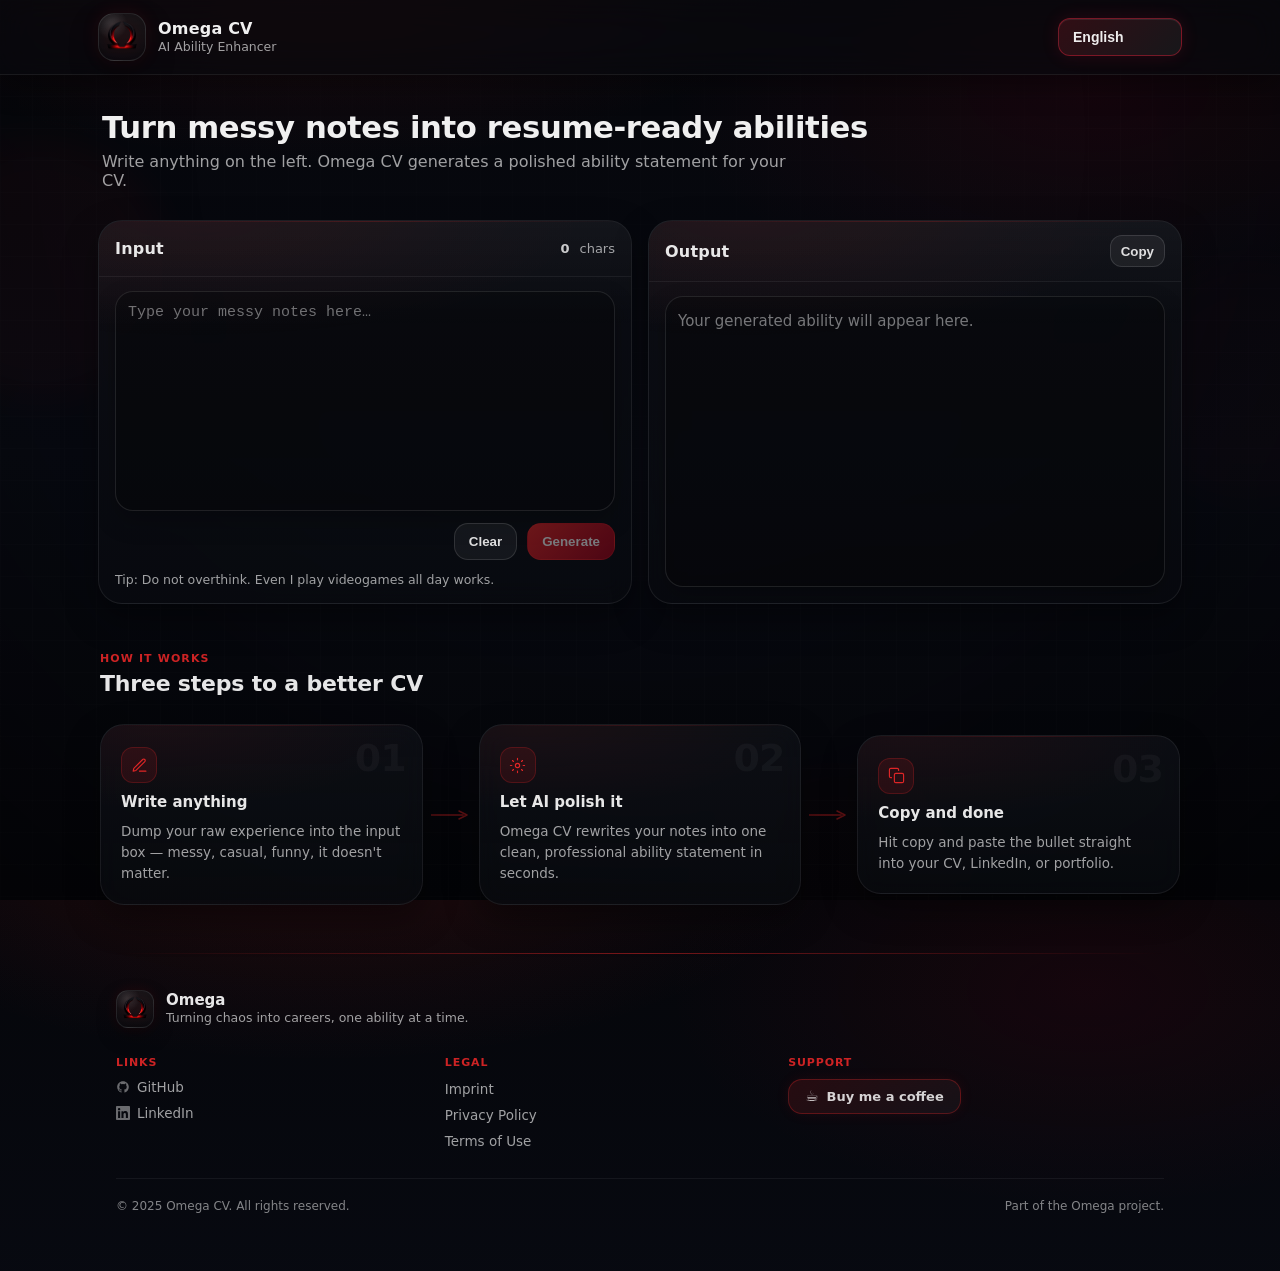
<file: index.html>
<!doctype html>
<html lang="en">
<head>
  <meta charset="UTF-8">
  <meta name="viewport" content="width=device-width, initial-scale=1">
  <meta name="theme-color" content="#07080c">
  <title>Omega CV</title>
  <link rel="icon" href="/images/favicon.ico" sizes="any">
  <link rel="icon" type="image/png" sizes="64x64" href="/images/favicon-64.png">
  <link rel="icon" type="image/png" sizes="48x48" href="/images/favicon-48.png">
  <link rel="icon" type="image/png" sizes="32x32" href="/images/favicon-32.png">
  <link rel="icon" type="image/png" sizes="16x16" href="/images/favicon-16.png">

  <link rel="stylesheet" href="styles.css">
</head>

<body>

  <div class="bg" aria-hidden="true">
    <div class="bg-grid"></div>
    <div class="bg-orbs">
      <span class="orb o1"></span>
      <span class="orb o2"></span>
      <span class="orb o3"></span>
    </div>
    <div class="bg-vignette"></div>
  </div>

  <header class="topbar-wrap">
    <div class="topbar">

      <div class="brand">
        <div class="logo-wrap">
          <img
            src="images/Omega_logo.png"
            alt="Omega CV Logo"
            class="logo-img"
          >
        </div>

        <div class="brand-text">
          <div class="brand-name" data-i18n="brandName">Omega CV</div>
          <div class="brand-sub" data-i18n="brandSub">AI Ability Enhancer</div>
        </div>
      </div>

      <div class="top-actions">
        <label class="sr-only" for="langSelect" data-i18n="languageLabel">Language</label>
        <select id="langSelect" class="select">
          <option value="en">English</option>
          <option value="de">Deutsch</option>
          <option value="fr">Français</option>
          <option value="es">Español</option>
          <option value="pt">Português</option>
          <option value="ru">Русский</option>
          <option value="zh">中文</option>
          <option value="ar">العربية</option>
          <option value="hi">हिन्दी</option>
          <option value="bn">বাংলা</option>
        </select>
      </div>

    </div>
  </header>

  <main class="container">

    <section class="hero">
      <h1 class="headline" data-i18n="headline">
        Turn messy notes into resume-ready abilities
      </h1>
      <p class="subhead" data-i18n="subhead">
        Write anything on the left. Omega CV generates a polished ability statement for your CV.
      </p>
    </section>

    <div class="panel-wrap">

      <section class="panel-grid">

        <article class="card">
          <div class="card-head">
            <div class="card-title" data-i18n="inputTitle">Input</div>
            <div class="meta">
              <span id="inputCounter" class="counter">0</span>
              <span class="counter-label" data-i18n="chars">chars</span>
            </div>
          </div>

          <div class="card-body">
            <textarea
              id="inputText"
              class="textarea"
              rows="10"
              data-i18n-placeholder="inputPlaceholder"
              placeholder="Type your messy notes here…"
            ></textarea>

            <div class="btn-row">
              <button id="clearBtn" class="btn secondary" type="button" data-i18n="clear">Clear</button>
              <button id="generateBtn" class="btn primary" type="button" data-i18n="generate">Generate</button>
            </div>

            <div class="hint" data-i18n="hint">
              Tip: Do not overthink. Even I play videogames all day works.
            </div>
          </div>
        </article>

        <article class="card">
          <div class="card-head">
            <div class="card-title" data-i18n="outputTitle">Output</div>
            <div class="meta">
              <button id="copyBtn" class="btn tiny" type="button" data-i18n="copy">Copy</button>
            </div>
          </div>

          <div class="card-body">
            <div id="outputBox" class="output">
              <div class="output-placeholder" data-i18n="outputPlaceholder">
                Your generated ability will appear here.
              </div>
            </div>
          </div>
        </article>

      </section>
    </div>

    <section class="how-section">

      <div class="how-header">
        <div class="how-eyebrow" data-i18n="howEyebrow">How it works</div>
        <h2 class="how-title" data-i18n="howTitle">Three steps to a better CV</h2>
      </div>

      <div class="how-grid">

        <div class="how-card">
          <div class="how-number" aria-hidden="true">01</div>
          <div class="how-icon" aria-hidden="true">
            <svg viewBox="0 0 24 24" fill="none" stroke="currentColor" stroke-width="1.6" stroke-linecap="round" stroke-linejoin="round">
              <path d="M12 20h9"/><path d="M16.5 3.5a2.121 2.121 0 0 1 3 3L7 19l-4 1 1-4Z"/>
            </svg>
          </div>
          <div class="how-card-title" data-i18n="howStep1Title">Write anything</div>
          <p class="how-card-text" data-i18n="howStep1Text">
            Dump your raw experience into the input box. Messy, casual, funny, it doesn't matter.
          </p>
        </div>

        <div class="how-connector" aria-hidden="true">
          <svg viewBox="0 0 40 12" fill="none">
            <path d="M0 6 H32 M28 2 L36 6 L28 10" stroke="rgba(255,42,42,0.35)" stroke-width="1.5" stroke-linecap="round" stroke-linejoin="round"/>
          </svg>
        </div>

        <div class="how-card">
          <div class="how-number" aria-hidden="true">02</div>
          <div class="how-icon" aria-hidden="true">
            <svg viewBox="0 0 24 24" fill="none" stroke="currentColor" stroke-width="1.6" stroke-linecap="round" stroke-linejoin="round">
              <circle cx="12" cy="12" r="3"/><path d="M12 2v2m0 16v2M4.93 4.93l1.41 1.41m11.32 11.32 1.41 1.41M2 12h2m16 0h2M4.93 19.07l1.41-1.41m11.32-11.32 1.41-1.41"/>
            </svg>
          </div>
          <div class="how-card-title" data-i18n="howStep2Title">Let AI polish it</div>
          <p class="how-card-text" data-i18n="howStep2Text">
            Omega CV rewrites your notes into one clean, professional ability statement in seconds.
          </p>
        </div>

        <div class="how-connector" aria-hidden="true">
          <svg viewBox="0 0 40 12" fill="none">
            <path d="M0 6 H32 M28 2 L36 6 L28 10" stroke="rgba(255,42,42,0.35)" stroke-width="1.5" stroke-linecap="round" stroke-linejoin="round"/>
          </svg>
        </div>

        <div class="how-card">
          <div class="how-number" aria-hidden="true">03</div>
          <div class="how-icon" aria-hidden="true">
            <svg viewBox="0 0 24 24" fill="none" stroke="currentColor" stroke-width="1.6" stroke-linecap="round" stroke-linejoin="round">
              <rect x="9" y="9" width="13" height="13" rx="2"/><path d="M5 15H4a2 2 0 0 1-2-2V4a2 2 0 0 1 2-2h9a2 2 0 0 1 2 2v1"/>
            </svg>
          </div>
          <div class="how-card-title" data-i18n="howStep3Title">Copy and done</div>
          <p class="how-card-text" data-i18n="howStep3Text">
            Hit copy and paste the bullet straight into your CV, LinkedIn, or portfolio.
          </p>
        </div>

      </div>

    </section>

    <footer class="site-footer" role="contentinfo">

      <div class="footer-brand">
        <div class="footer-logo-wrap" aria-hidden="true">
          <img
            src="images/Omega_logo.png"
            alt=""
            class="footer-logo-img"
          >
        </div>
        <div class="footer-brand-text">
          <div class="footer-brand-name">Omega</div>
          <div class="footer-tagline" data-i18n="footerTagline">Turning ideas into tools.</div>
        </div>
      </div>

      <div class="footer-grid">

        <div class="footer-col">
          <div class="footer-col-label" data-i18n="footerLinks">Links</div>
          <ul class="footer-links">
            <li>
              <a href="https://github.com/redikivel" target="_blank" rel="noopener noreferrer" aria-label="GitHub">
                <!-- GitHub icon -->
                <svg viewBox="0 0 24 24" fill="currentColor" aria-hidden="true">
                  <path d="M12 2C6.477 2 2 6.484 2 12.021c0 4.428 2.865 8.185 6.839 9.504.5.092.682-.217.682-.482 0-.237-.009-.868-.013-1.703-2.782.605-3.369-1.342-3.369-1.342-.454-1.154-1.11-1.462-1.11-1.462-.908-.62.069-.608.069-.608 1.003.07 1.531 1.032 1.531 1.032.892 1.53 2.341 1.088 2.91.832.092-.647.35-1.088.636-1.338-2.22-.253-4.555-1.113-4.555-4.951 0-1.093.39-1.988 1.029-2.688-.103-.253-.446-1.272.098-2.65 0 0 .84-.27 2.75 1.026A9.564 9.564 0 0 1 12 6.844a9.59 9.59 0 0 1 2.504.337c1.909-1.296 2.747-1.026 2.747-1.026.546 1.378.202 2.397.1 2.65.64.7 1.028 1.595 1.028 2.688 0 3.848-2.338 4.695-4.566 4.944.359.309.678.919.678 1.852 0 1.336-.012 2.415-.012 2.743 0 .267.18.578.688.48C19.138 20.2 22 16.447 22 12.021 22 6.484 17.523 2 12 2z"/>
                </svg>
                GitHub
              </a>
            </li>
            <li>
              <a href="https://www.linkedin.com/in/paul-penner-/" target="_blank" rel="noopener noreferrer" aria-label="LinkedIn">
                <!-- LinkedIn icon -->
                <svg viewBox="0 0 24 24" fill="currentColor" aria-hidden="true">
                  <path d="M20.447 20.452h-3.554v-5.569c0-1.328-.027-3.037-1.852-3.037-1.853 0-2.136 1.445-2.136 2.939v5.667H9.351V9h3.414v1.561h.046c.477-.9 1.637-1.85 3.37-1.85 3.601 0 4.267 2.37 4.267 5.455v6.286zM5.337 7.433a2.062 2.062 0 0 1-2.063-2.065 2.064 2.064 0 1 1 2.063 2.065zm1.782 13.019H3.555V9h3.564v11.452zM22.225 0H1.771C.792 0 0 .774 0 1.729v20.542C0 23.227.792 24 1.771 24h20.451C23.2 24 24 23.227 24 22.271V1.729C24 .774 23.2 0 22.222 0h.003z"/>
                </svg>
                LinkedIn
              </a>
            </li>
          </ul>
        </div>


        <div class="footer-col">
          <div class="footer-col-label" data-i18n="footerLegal">Legal</div>
          <ul class="footer-links">
            <li>
              <a href="/impressum" data-i18n="footerImprint">Imprint</a>
            </li>
            <li>
              <a href="/privacy" data-i18n="footerPrivacy">Privacy Policy</a>
            </li>
            <li>
              <a href="/terms" data-i18n="footerTerms">Terms of Use</a>
            </li>
          </ul>
        </div>

        <!-- Column 3: Support / Buy me a coffee -->
        <div class="footer-col">
          <div class="footer-col-label" data-i18n="footerSupport">Support</div>
          <a
            href="https://buymeacoffee.com/paulpenner"
            target="_blank"
            rel="noopener noreferrer"
            class="footer-coffee-btn"
            aria-label="Buy me a coffee"
          >
            <span class="footer-coffee-icon" aria-hidden="true">☕</span>
            <span data-i18n="footerBuyCoffee">Buy me a coffee</span>
          </a>
        </div>

      </div>

      <!-- Bottom bar -->
      <div class="footer-bottom">
        <span class="footer-copy" data-i18n="footerCopyright">© 2025 Omega. All rights reserved.</span>
        <span class="footer-part-of" data-i18n="footerPartOf">Part of the Omega project.</span>
      </div>

    </footer>
    <!-- end site-footer -->

  </main>

  <script src="app.js" defer></script>

</body>
</html>
</file>
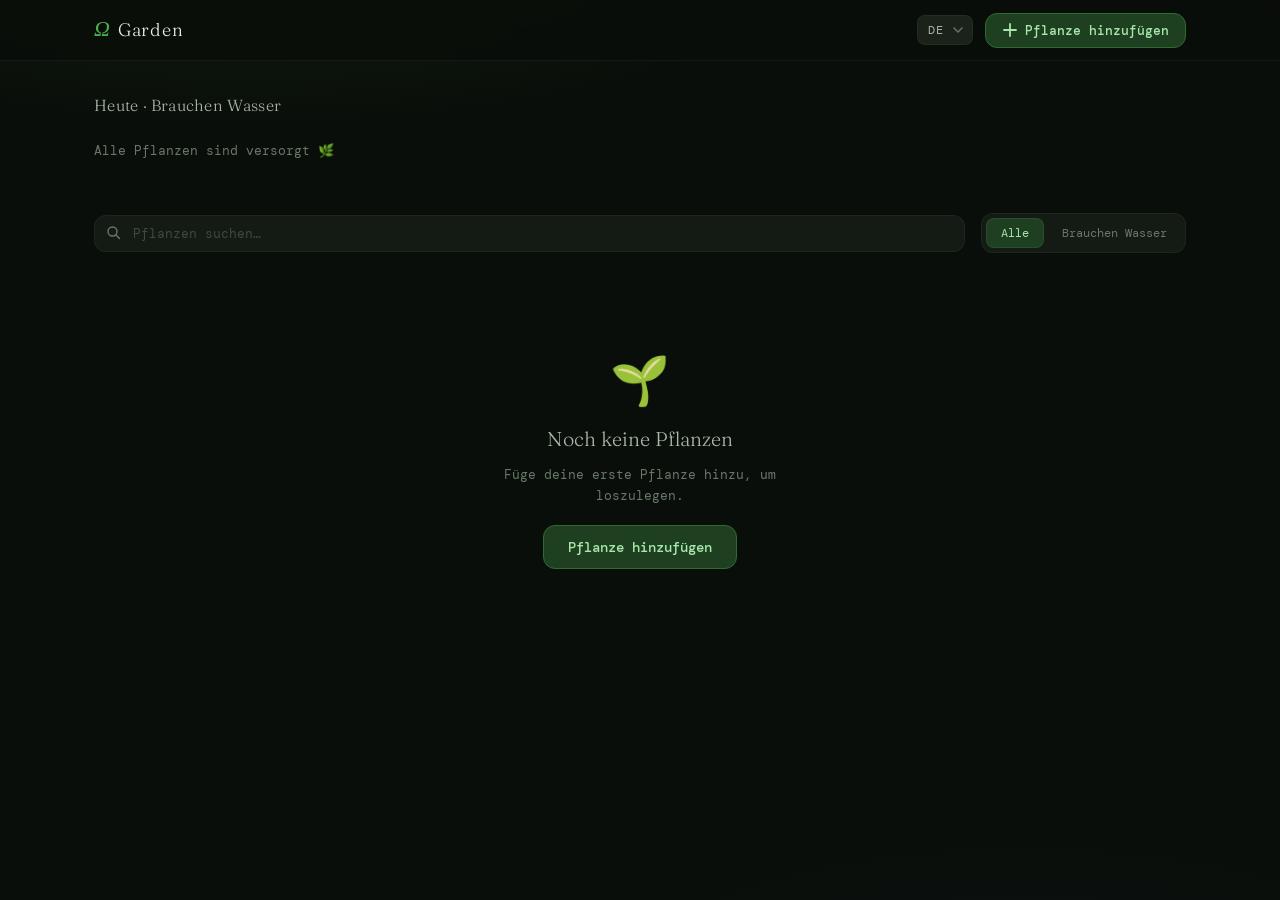
<file: apps/garden/index.html>
<!DOCTYPE html>
<html lang="de">
<head>
  <meta charset="UTF-8" />
  <meta name="viewport" content="width=device-width, initial-scale=1.0" />
  <title>Omega Garden</title>
  <link rel="preconnect" href="https://fonts.googleapis.com" />
  <link href="https://fonts.googleapis.com/css2?family=DM+Mono:wght@300;400;500&family=Fraunces:ital,opsz,wght@0,9..144,300;0,9..144,500;1,9..144,300&display=swap" rel="stylesheet" />
  <link rel="stylesheet" href="style.css" />
</head>
<body>

  <!-- ═══════════════════════════════════════ HEADER ═══ -->
  <header class="header">
    <div class="header-inner">
      <div class="logo">
        <span class="logo-omega">Ω</span>
        <span class="logo-name">Garden</span>
      </div>

      <div class="header-actions">
        <div class="lang-switcher">
          <select id="lang-select" aria-label="Language">
            <option value="de">DE</option>
            <option value="en">EN</option>
            <option value="fr">FR</option>
            <option value="es">ES</option>
            <option value="pt">PT</option>
            <option value="it">IT</option>
            <option value="nl">NL</option>
            <option value="pl">PL</option>
            <option value="ja">JA</option>
            <option value="zh">ZH</option>
          </select>
        </div>
        <button class="btn-add" id="btn-open-modal" aria-label="Pflanze hinzufügen">
          <svg width="16" height="16" viewBox="0 0 16 16" fill="none" aria-hidden="true">
            <path d="M8 2v12M2 8h12" stroke="currentColor" stroke-width="1.8" stroke-linecap="round"/>
          </svg>
          <span data-i18n="add">Pflanze hinzufügen</span>
        </button>
      </div>
    </div>
  </header>

  <!-- ═══════════════════════════════════════ MAIN ══════ -->
  <main class="main">

    <!-- TODAY SECTION -->
    <section class="today-section" id="today-section">
      <div class="section-header">
        <h2 class="section-title" data-i18n="today">Heute · Brauchen Wasser</h2>
        <span class="today-count" id="today-count">0</span>
      </div>
      <div class="today-strip" id="today-strip">
        <p class="empty-today" data-i18n="noWater">Alle Pflanzen sind versorgt 🌿</p>
      </div>
    </section>

    <!-- SEARCH + FILTER -->
    <div class="toolbar">
      <div class="search-wrap">
        <svg class="search-icon" width="16" height="16" viewBox="0 0 16 16" fill="none" aria-hidden="true">
          <circle cx="6.5" cy="6.5" r="4.5" stroke="currentColor" stroke-width="1.4"/>
          <path d="M10 10l3.5 3.5" stroke="currentColor" stroke-width="1.4" stroke-linecap="round"/>
        </svg>
        <input type="search" id="search-input" class="search-input" placeholder="Pflanzen suchen…" data-i18n-placeholder="searchPlants" />
      </div>
      <div class="filter-tabs">
        <button class="filter-tab active" data-filter="all" data-i18n="all">Alle</button>
        <button class="filter-tab" data-filter="today" data-i18n="needsWater">Brauchen Wasser</button>
      </div>
    </div>

    <!-- PLANT GRID -->
    <div class="plant-grid" id="plant-grid">
      <!-- Cards injected by JS -->
    </div>

    <!-- EMPTY STATE -->
    <div class="empty-state" id="empty-state" hidden>
      <div class="empty-icon">🌱</div>
      <p class="empty-title" data-i18n="emptyTitle">Noch keine Pflanzen</p>
      <p class="empty-sub" data-i18n="emptySub">Füge deine erste Pflanze hinzu, um loszulegen.</p>
      <button class="btn-add btn-add--lg" id="btn-empty-add" data-i18n="add">Pflanze hinzufügen</button>
    </div>

  </main>

  <!-- ════════════════════════════ ADD PLANT MODAL ═══════ -->
  <div class="modal-backdrop" id="modal-backdrop" hidden aria-modal="true" role="dialog" aria-labelledby="modal-title">
    <div class="modal">
      <div class="modal-header">
        <h2 class="modal-title" id="modal-title" data-i18n="addPlant">Pflanze hinzufügen</h2>
        <button class="modal-close" id="btn-close-modal" aria-label="Schließen">
          <svg width="18" height="18" viewBox="0 0 18 18" fill="none" aria-hidden="true">
            <path d="M4 4l10 10M14 4L4 14" stroke="currentColor" stroke-width="1.6" stroke-linecap="round"/>
          </svg>
        </button>
      </div>

      <!-- Step indicator -->
      <div class="steps" id="step-indicator">
        <div class="step active" data-step="1">
          <span class="step-num">1</span>
          <span class="step-label" data-i18n="stepSearch">Suchen</span>
        </div>
        <div class="step-line"></div>
        <div class="step" data-step="2">
          <span class="step-num">2</span>
          <span class="step-label" data-i18n="stepSelect">Auswählen</span>
        </div>
        <div class="step-line"></div>
        <div class="step" data-step="3">
          <span class="step-num">3</span>
          <span class="step-label" data-i18n="stepConfigure">Konfigurieren</span>
        </div>
      </div>

      <!-- STEP 1 – SEARCH -->
      <div class="modal-step" id="step-1">
        <div class="api-search-wrap">
          <svg class="search-icon" width="16" height="16" viewBox="0 0 16 16" fill="none" aria-hidden="true">
            <circle cx="6.5" cy="6.5" r="4.5" stroke="currentColor" stroke-width="1.4"/>
            <path d="M10 10l3.5 3.5" stroke="currentColor" stroke-width="1.4" stroke-linecap="round"/>
          </svg>
          <input type="search" id="api-search-input" class="search-input" placeholder="Pflanze suchen, z.B. Monstera…" data-i18n-placeholder="searchPlantAPI" />
        </div>
        <div class="search-results" id="search-results">
          <p class="search-hint" data-i18n="searchHint">Tippe mindestens 2 Zeichen…</p>
        </div>
      </div>

      <!-- STEP 2 – SELECT -->
      <div class="modal-step hidden" id="step-2">
        <div class="selected-plant-preview" id="selected-preview">
          <!-- Filled by JS -->
        </div>
        <button class="btn-ghost btn-sm" id="btn-back-search" data-i18n="back">← Zurück zur Suche</button>
      </div>

      <!-- STEP 3 – CONFIGURE -->
      <div class="modal-step hidden" id="step-3">
        <div class="form-group">
          <label class="form-label" for="input-custom-name" data-i18n="customName">Mein Name für die Pflanze</label>
          <input type="text" id="input-custom-name" class="form-input" placeholder="z.B. Küchenfenster-Farn" />
        </div>
        <div class="form-group">
          <label class="form-label" for="input-location" data-i18n="location">Standort (optional)</label>
          <input type="text" id="input-location" class="form-input" placeholder="z.B. Schlafzimmer-Regal" />
        </div>
        <div class="form-group">
          <label class="form-label" data-i18n="potSize">Topfgröße</label>
          <div class="radio-group" id="pot-size-group">
            <label class="radio-option">
              <input type="radio" name="pot-size" value="small" />
              <span data-i18n="small">Klein</span>
            </label>
            <label class="radio-option">
              <input type="radio" name="pot-size" value="medium" checked />
              <span data-i18n="medium">Mittel</span>
            </label>
            <label class="radio-option">
              <input type="radio" name="pot-size" value="large" />
              <span data-i18n="large">Groß</span>
            </label>
          </div>
        </div>
        <div class="modal-footer">
          <button class="btn-ghost" id="btn-back-select" data-i18n="back">← Zurück</button>
          <button class="btn-add" id="btn-confirm-add" data-i18n="addPlantConfirm">Pflanze hinzufügen</button>
        </div>
      </div>
    </div>
  </div>

  <!-- ════════════════════════════ EDIT MODAL ═══════════ -->
  <div class="modal-backdrop" id="edit-modal-backdrop" hidden aria-modal="true" role="dialog" aria-labelledby="edit-modal-title">
    <div class="modal">
      <div class="modal-header">
        <h2 class="modal-title" id="edit-modal-title" data-i18n="editPlant">Pflanze bearbeiten</h2>
        <button class="modal-close" id="btn-close-edit" aria-label="Schließen">
          <svg width="18" height="18" viewBox="0 0 18 18" fill="none" aria-hidden="true">
            <path d="M4 4l10 10M14 4L4 14" stroke="currentColor" stroke-width="1.6" stroke-linecap="round"/>
          </svg>
        </button>
      </div>
      <div class="modal-step" id="edit-form">
        <div class="form-group">
          <label class="form-label" for="edit-custom-name" data-i18n="customName">Mein Name</label>
          <input type="text" id="edit-custom-name" class="form-input" />
        </div>
        <div class="form-group">
          <label class="form-label" for="edit-location" data-i18n="location">Standort</label>
          <input type="text" id="edit-location" class="form-input" />
        </div>
        <div class="form-group">
          <label class="form-label" data-i18n="potSize">Topfgröße</label>
          <div class="radio-group" id="edit-pot-size-group">
            <label class="radio-option"><input type="radio" name="edit-pot-size" value="small" /><span data-i18n="small">Klein</span></label>
            <label class="radio-option"><input type="radio" name="edit-pot-size" value="medium" /><span data-i18n="medium">Mittel</span></label>
            <label class="radio-option"><input type="radio" name="edit-pot-size" value="large" /><span data-i18n="large">Groß</span></label>
          </div>
        </div>
        <div class="modal-footer">
          <button class="btn-danger-ghost" id="btn-delete-plant" data-i18n="delete">Löschen</button>
          <button class="btn-add" id="btn-save-edit" data-i18n="save">Speichern</button>
        </div>
      </div>
    </div>
  </div>

  <!-- ════════════════════════════ TOAST ════════════════ -->
  <div class="toast" id="toast" aria-live="polite"></div>

  <script src="app.js"></script>
</body>
</html>
</file>
<file: styles.css>
:root {
  --bg: #05060a;
  --bg-soft: #080a12;

  --card: rgba(14, 16, 22, 0.82);
  --card2: rgba(9, 11, 16, 0.72);

  --text: rgba(255, 255, 255, 0.92);
  --muted: rgba(255, 255, 255, 0.62);
  --muted2: rgba(255, 255, 255, 0.50);

  --accent1: #e62626;
  --accent2: #9f0018;
  --accent3: #ff4d4d;

  --radius: 18px;
  --radius2: 24px;
  --max: 1120px;

  --shadow: 0 14px 34px rgba(0, 0, 0, 0.38);

  --font: ui-sans-serif, system-ui, -apple-system, Segoe UI, Roboto, Helvetica, Arial, "Apple Color Emoji", "Segoe UI Emoji";
}

* {
  box-sizing: border-box;
}

html,
body {
  height: 100%;
  ::-moz-selection { background: var(--accent2); color: var(--text); }
	::selection { background: var(--accent2); color: var(--text); }
}

body {
  margin: 0;
  font-family: var(--font);
  color: var(--text);
  background:
    radial-gradient(900px 420px at 25% -10%, rgba(230, 38, 38, 0.14), transparent 60%),
    radial-gradient(700px 360px at 85% 10%, rgba(159, 0, 24, 0.10), transparent 60%),
    linear-gradient(180deg, var(--bg) 0%, var(--bg-soft) 50%, var(--bg) 100%);
}

.sr-only {
  position: absolute;
  width: 1px;
  height: 1px;
  padding: 0;
  margin: -1px;
  overflow: hidden;
  clip: rect(0, 0, 0, 0);
  white-space: nowrap;
  border: 0;
}

/* Background */
.bg {
  position: fixed;
  inset: 0;
  pointer-events: none;
  z-index: -1;
  overflow: hidden;
}

.bg-grid {
  position: absolute;
  inset: 0;
  background:
    linear-gradient(rgba(255, 255, 255, 0.035) 1px, transparent 1px) 0 0 / 32px 32px,
    linear-gradient(90deg, rgba(255, 255, 255, 0.035) 1px, transparent 1px) 0 0 / 32px 32px;
  opacity: 0.22;
}

.bg-orbs .orb {
  position: absolute;
  border-radius: 999px;
  filter: blur(18px);
  opacity: 0.16;
}

.bg-orbs .o1 {
  width: 260px;
  height: 260px;
  left: -90px;
  top: 140px;
  background: rgba(255, 42, 42, 0.20);
}

.bg-orbs .o2 {
  width: 240px;
  height: 240px;
  right: -90px;
  top: 260px;
  background: rgba(179, 0, 27, 0.14);
}

.bg-orbs .o3 {
  width: 260px;
  height: 260px;
  left: 55%;
  bottom: -130px;
  background: rgba(255, 77, 77, 0.08);
}

.bg-vignette {
  position: absolute;
  inset: -40px;
  background: radial-gradient(circle at 50% 18%, transparent 42%, rgba(0, 0, 0, 0.60) 100%);
  opacity: 0.72;
}



/* Topbar */
.topbar-wrap {
  position: sticky;
  top: 0;
  z-index: 50;
  background: rgba(8, 10, 14, 0.68);
  backdrop-filter: blur(16px) saturate(140%);
  -webkit-backdrop-filter: blur(16px) saturate(140%);
  border-bottom: 1px solid rgba(255, 255, 255, 0.07);
  box-shadow: 0 10px 30px rgba(0, 0, 0, 0.32);
}

.topbar {
  height: 74px;
  display: flex;
  align-items: center;
  justify-content: space-between;
  padding: 0 18px;
  max-width: var(--max);
  margin: 0 auto;
}

/* Brand */
.brand {
  display: flex;
  align-items: center;
  gap: 12px;
  min-width: 0;
}

.logo-wrap {
  width: 48px;
  height: 48px;
  border-radius: 16px;
  background:
    radial-gradient(22px 22px at 28% 22%, rgba(255, 255, 255, 0.14), transparent 70%),
    linear-gradient(180deg, rgba(255, 255, 255, 0.06), rgba(255, 255, 255, 0.02)),
    rgba(0, 0, 0, 0.20);
  border: 1px solid rgba(255, 255, 255, 0.10);
  box-shadow:
    0 12px 28px rgba(0, 0, 0, 0.34),
    0 0 18px rgba(255, 42, 42, 0.10);
  overflow: hidden;
  display: flex;
  align-items: center;
  justify-content: center;
  flex: 0 0 auto;
}

.logo-img {
  width: 56px;
  height: 56px;
  object-fit: contain;
  filter: drop-shadow(0 0 8px rgba(255, 42, 42, 0.16));
}

.brand-text {
  line-height: 1.1;
  min-width: 0;
}

.brand-name {
  font-weight: 760;
  letter-spacing: 0.2px;
  color: rgba(255, 255, 255, 0.94);
}

.brand-sub {
  font-size: 12.5px;
  color: var(--muted);
  margin-top: 3px;
}

/* Select */
.select {
  appearance: none;
  border: 1px solid rgba(255, 255, 255, 0.10);
  background: rgba(0, 0, 0, 0.22);
  color: rgba(255, 255, 255, 0.86);
  padding: 10px 12px;
  border-radius: 14px;
  font-weight: 650;
  box-shadow: 0 10px 26px rgba(0, 0, 0, 0.22);
}

.select:focus {
  outline: none;
  border-color: rgba(255, 42, 42, 0.38);
  box-shadow:
    0 0 0 5px rgba(255, 42, 42, 0.10),
    0 10px 26px rgba(0, 0, 0, 0.25);
}

/* Layout */
.container {
  max-width: var(--max);
  margin: 0 auto;
  padding: 12px 18px 26px;
}

.hero {
  padding: 18px 4px 14px;
}

.headline {
  margin: 6px 0 8px;
  font-size: clamp(22px, 2.4vw, 34px);
  letter-spacing: -0.4px;
  line-height: 1.08;
  color: rgba(255, 255, 255, 0.94);
}

.subhead {
  margin: 0;
  color: var(--muted);
  max-width: 68ch;
}

.panel-wrap {
  position: relative;
  margin-top: 16px;
}

.panel-grid {
  display: grid;
  grid-template-columns: 1fr 1fr;
  gap: 16px;
  align-items: stretch;
}

/* Cards */
.card {
  display: flex;
  flex-direction: column;
  background: linear-gradient(180deg, var(--card) 0%, var(--card2) 100%);
  border: 1px solid rgba(255, 255, 255, 0.08);
  border-radius: var(--radius2);
  box-shadow: var(--shadow);
  overflow: hidden;
  backdrop-filter: blur(12px);
  -webkit-backdrop-filter: blur(12px);
  position: relative;
}

.card::before {
  content: "";
  position: absolute;
  inset: 0;
  pointer-events: none;
  background:
    radial-gradient(600px 180px at 18% 0%, rgba(255, 42, 42, 0.07), transparent 65%),
    linear-gradient(180deg, rgba(255, 255, 255, 0.035), transparent 32%);
  opacity: 0.9;
}

.card::after {
  content: "";
  position: absolute;
  left: 0;
  top: 0;
  right: 0;
  height: 1px;
  pointer-events: none;
  background: linear-gradient(90deg, transparent, rgba(255, 42, 42, 0.34), transparent);
  opacity: 0.55;
}

.card-head {
  min-height: 56px;
  display: flex;
  align-items: center;
  justify-content: space-between;
  padding: 14px 16px;
  border-bottom: 1px solid rgba(255, 255, 255, 0.06);
  position: relative;
  z-index: 1;
}

.card-title {
  font-weight: 760;
  letter-spacing: 0.2px;
  color: rgba(255, 255, 255, 0.90);
}

.meta {
  display: flex;
  align-items: center;
  gap: 10px;
  color: var(--muted);
  font-size: 13px;
}

.counter {
  font-weight: 820;
  color: rgba(255, 255, 255, 0.78);
}

.card-body {
  padding: 14px 16px 16px;
  flex: 1;
  display: flex;
  flex-direction: column;
  gap: 12px;
  position: relative;
  z-index: 1;
}

/* Textarea / Output */
.textarea,
.output {
  flex: 1;
  height: 100%;
  min-height: 220px;
  border-radius: var(--radius);
  border: 1px solid rgba(255, 255, 255, 0.10);
  background: rgba(0, 0, 0, 0.28);
  box-shadow: 0 10px 24px rgba(0, 0, 0, 0.24);
  overflow: auto;
  overflow-wrap: anywhere;
  word-break: break-word;
}

.textarea {
  width: 100%;
  padding: 12px 12px;
  font-size: 15px;
  outline: none;
  resize: none;
  color: rgba(255, 255, 255, 0.90);
}

.textarea::placeholder {
  color: rgba(255, 255, 255, 0.42);
}

.textarea:focus {
  border-color: rgba(255, 42, 42, 0.40);
  box-shadow:
    0 0 0 5px rgba(255, 42, 42, 0.10),
    0 10px 24px rgba(0, 0, 0, 0.30);
}

.output {
  padding: 14px 12px;
  font-size: 15px;
  line-height: 1.45;
  color: rgba(255, 255, 255, 0.90);
}

.output-placeholder {
  color: rgba(255, 255, 255, 0.45);
}

/* Buttons */
.btn-row {
  display: flex;
  justify-content: flex-end;
  gap: 10px;
  margin-top: auto;
}

.btn {
  border: 1px solid rgba(255, 255, 255, 0.12);
  background: rgba(255, 255, 255, 0.06);
  color: rgba(255, 255, 255, 0.86);
  padding: 10px 14px;
  border-radius: 14px;
  font-weight: 760;
  cursor: pointer;
  transition: transform 0.08s ease, box-shadow 0.12s ease, background 0.12s ease, border-color 0.12s ease;
}

.btn:hover {
  transform: translateY(-1px);
  box-shadow: 0 12px 26px rgba(0, 0, 0, 0.28);
  border-color: rgba(255, 255, 255, 0.16);
}

.btn:active {
  transform: translateY(0);
  box-shadow: none;
}

.btn.primary {
  border: 1px solid rgba(255, 42, 42, 0.32);
  color: white;
  background: linear-gradient(135deg, var(--accent1), var(--accent2));
  box-shadow:
    0 12px 26px rgba(0, 0, 0, 0.30),
    0 0 16px rgba(255, 42, 42, 0.12);
}

.btn.primary:hover {
  box-shadow:
    0 14px 30px rgba(0, 0, 0, 0.34),
    0 0 20px rgba(255, 42, 42, 0.16);
}

.btn.secondary {
  background: rgba(255, 255, 255, 0.05);
}

.btn.tiny {
  height: 32px;
  padding: 0 10px;
  border-radius: 12px;
  font-weight: 780;
  display: inline-flex;
  align-items: center;
}

.btn:focus {
  outline: none;
}

.btn:focus-visible {
  border-color: rgba(255, 42, 42, 0.38);
  box-shadow:
    0 0 0 5px rgba(255, 42, 42, 0.10),
    0 12px 26px rgba(0, 0, 0, 0.28);
}

.btn:disabled {
  opacity: 0.45;
  cursor: not-allowed;
  transform: none;
  box-shadow: none;
}

#langSelect {
  appearance: none;
  -webkit-appearance: none;
  -moz-appearance: none;

  color: rgba(255, 255, 255, 0.92);
  background:
    linear-gradient(135deg, rgba(255, 35, 65, 0.16), rgba(255, 255, 255, 0.06)),
    rgba(10, 10, 14, 0.92);

  border: 1px solid rgba(255, 35, 65, 0.38);
  border-radius: 12px;

  padding: 10px 38px 10px 14px;
  font-size: 14px;
  font-weight: 600;

  outline: none;
  cursor: pointer;

  box-shadow:
    0 0 18px rgba(255, 35, 65, 0.12),
    inset 0 1px 0 rgba(255, 255, 255, 0.08);

  transition:
    border-color 0.2s ease,
    box-shadow 0.2s ease,
    background 0.2s ease;
}

#langSelect:hover {
  border-color: rgba(255, 35, 65, 0.65);
  box-shadow:
    0 0 24px rgba(255, 35, 65, 0.18),
    inset 0 1px 0 rgba(255, 255, 255, 0.1);
}

#langSelect:focus {
  border-color: rgba(255, 35, 65, 0.9);
  box-shadow:
    0 0 0 3px rgba(255, 35, 65, 0.16),
    0 0 28px rgba(255, 35, 65, 0.2);
}

#langSelect option {
  color: #ffffff;
  background-color: #111116;
}

/* Hint / Footer */
.hint {
  font-size: 12.5px;
  color: var(--muted);
}

.footer {
  margin-top: 16px;
  padding: 6px 2px 0;
}

.foot-note {
  color: var(--muted2);
  font-size: 12.5px;
}

/* Flow layer */
.flow-layer {
  position: absolute;
  inset: 0;
  z-index: 20;
  pointer-events: none;
  opacity: 0;
  transition: opacity 0.18s ease;
}

body.is-loading .flow-layer {
  opacity: 1;
}

body.is-loading .output {
  opacity: 0.92;
}

.flow-svg {
  position: absolute;
  inset: 0;
  width: 100%;
  height: 100%;
}

.flow-path {
  fill: none;
  stroke-linecap: round;
  stroke-linejoin: round;
}

.flow-path.base {
  stroke: rgba(255, 42, 42, 0.24);
  stroke-width: 3.5;
}

.flow-path.glow {
  stroke: rgba(255, 42, 42, 0.18);
  stroke-width: 10;
  filter: blur(6px);
  opacity: 0.55;
}

.flow-particles {
  position: absolute;
  inset: 0;
}

.flow-particle {
  position: absolute;
  width: 9px;
  height: 9px;
  border-radius: 999px;
  background: linear-gradient(135deg, var(--accent1), var(--accent2));
  box-shadow:
    0 0 14px rgba(255, 42, 42, 0.18),
    0 0 18px rgba(179, 0, 27, 0.14);
  opacity: 0;
}

/* Responsive */
@media (max-width: 920px) {
  .panel-grid {
    grid-template-columns: 1fr;
  }

  .topbar {
    height: auto;
    padding-top: 14px;
    padding-bottom: 10px;
  }

  .brand {
    gap: 10px;
  }

  .logo-wrap {
    width: 44px;
    height: 44px;
  }

  .logo-img {
    width: 52px;
    height: 52px;
  }
}

.ai-loading {
  display: flex;
  align-items: center;
  gap: 16px;
  min-height: 120px;
  padding: 22px;
  border: 1px solid rgba(255, 35, 65, 0.28);
  border-radius: 18px;
  background:
    linear-gradient(135deg, rgba(255, 35, 65, 0.08), rgba(255, 255, 255, 0.03)),
    rgba(255, 255, 255, 0.04);
  box-shadow:
    0 0 32px rgba(255, 35, 65, 0.12),
    inset 0 1px 0 rgba(255, 255, 255, 0.08);
}

.ai-loading-icon {
  position: relative;
  width: 46px;
  height: 46px;
  flex: 0 0 auto;
  border-radius: 50%;
  border: 1px solid rgba(255, 35, 65, 0.35);
  box-shadow: 0 0 24px rgba(255, 35, 65, 0.22);
}

.ai-loading-icon span {
  position: absolute;
  inset: 7px;
  border-radius: 50%;
  border: 2px solid transparent;
  border-top-color: #ff2341;
  animation: aiSpin 1s linear infinite;
}

.ai-loading-icon span:nth-child(2) {
  inset: 12px;
  border-top-color: rgba(255, 255, 255, 0.75);
  animation-duration: 1.35s;
  animation-direction: reverse;
}

.ai-loading-icon span:nth-child(3) {
  inset: 18px;
  background: #ff2341;
  border: none;
  box-shadow: 0 0 18px rgba(255, 35, 65, 0.9);
  animation: aiPulse 1.2s ease-in-out infinite;
}

.ai-loading-title {
  font-size: 15px;
  font-weight: 700;
  color: rgba(255, 255, 255, 0.92);
}

.ai-loading-text {
  margin-top: 5px;
  font-size: 13px;
  line-height: 1.5;
  color: rgba(255, 255, 255, 0.62);
}

@keyframes aiSpin {
  to {
    transform: rotate(360deg);
  }
}

@keyframes aiPulse {
  0%,
  100% {
    opacity: 0.55;
    transform: scale(0.8);
  }

  50% {
    opacity: 1;
    transform: scale(1);
  }
}

/* ── Wrapper ── */
.site-footer {
  position: relative;
  margin-top: 48px;
  padding: 0 18px 32px;
  max-width: var(--max);
  margin-left: auto;
  margin-right: auto;
}
 
/* Red divider line – mirrors the card ::after glow line */
.site-footer::before {
  content: "";
  display: block;
  height: 1px;
  margin-bottom: 36px;
  background: linear-gradient(
    90deg,
    transparent 0%,
    rgba(255, 42, 42, 0.18) 20%,
    rgba(255, 42, 42, 0.45) 50%,
    rgba(255, 42, 42, 0.18) 80%,
    transparent 100%
  );
}
 
/* ── Top row: brand + tagline ── */
.footer-brand {
  display: flex;
  align-items: center;
  gap: 12px;
  margin-bottom: 28px;
}
 
.footer-logo-wrap {
  width: 38px;
  height: 38px;
  border-radius: 12px;
  background:
    radial-gradient(18px 18px at 28% 22%, rgba(255, 255, 255, 0.12), transparent 70%),
    linear-gradient(180deg, rgba(255, 255, 255, 0.06), rgba(255, 255, 255, 0.02)),
    rgba(0, 0, 0, 0.20);
  border: 1px solid rgba(255, 255, 255, 0.09);
  box-shadow:
    0 8px 20px rgba(0, 0, 0, 0.30),
    0 0 14px rgba(255, 42, 42, 0.09);
  overflow: hidden;
  display: flex;
  align-items: center;
  justify-content: center;
  flex: 0 0 auto;
}
 
.footer-logo-img {
  width: 44px;
  height: 44px;
  object-fit: contain;
  filter: drop-shadow(0 0 6px rgba(255, 42, 42, 0.14));
}
 
.footer-brand-text {
  line-height: 1.15;
}
 
.footer-brand-name {
  font-weight: 760;
  font-size: 15px;
  color: rgba(255, 255, 255, 0.90);
}
 
.footer-tagline {
  font-size: 12.5px;
  color: var(--muted);
  margin-top: 2px;
}
 
/* ── Link columns grid ── */
.footer-grid {
  display: grid;
  grid-template-columns: repeat(3, auto);
  gap: 28px 48px;
  margin-bottom: 28px;
}
 
.footer-col-label {
  font-size: 11px;
  font-weight: 820;
  letter-spacing: 0.9px;
  text-transform: uppercase;
  color: rgba(255, 42, 42, 0.80);
  margin-bottom: 10px;
}
 
.footer-links {
  list-style: none;
  margin: 0;
  padding: 0;
  display: flex;
  flex-direction: column;
  gap: 7px;
}
 
.footer-links a {
  font-size: 13.5px;
  color: var(--muted);
  text-decoration: none;
  display: inline-flex;
  align-items: center;
  gap: 7px;
  transition: color 0.15s ease;
}
 
.footer-links a:hover {
  color: rgba(255, 255, 255, 0.88);
}
 
.footer-links a svg {
  width: 14px;
  height: 14px;
  opacity: 0.65;
  flex: 0 0 auto;
  transition: opacity 0.15s ease;
}
 
.footer-links a:hover svg {
  opacity: 1;
}
 
/* ── Buy-me-a-coffee button ── */
.footer-coffee-btn {
  display: inline-flex;
  align-items: center;
  gap: 8px;
  padding: 9px 16px;
  border-radius: 14px;
  border: 1px solid rgba(255, 42, 42, 0.28);
  background: linear-gradient(
    135deg,
    rgba(255, 42, 42, 0.12),
    rgba(255, 255, 255, 0.04)
  );
  color: rgba(255, 255, 255, 0.82);
  font-size: 13px;
  font-weight: 700;
  cursor: pointer;
  text-decoration: none;
  transition:
    border-color 0.15s ease,
    box-shadow 0.15s ease,
    color 0.15s ease,
    transform 0.08s ease;
  box-shadow: 0 0 14px rgba(255, 42, 42, 0.08);
}
 
.footer-coffee-btn:hover {
  border-color: rgba(255, 42, 42, 0.55);
  box-shadow:
    0 0 22px rgba(255, 42, 42, 0.16),
    0 8px 20px rgba(0, 0, 0, 0.24);
  color: rgba(255, 255, 255, 0.95);
  transform: translateY(-1px);
}
 
.footer-coffee-btn:active {
  transform: translateY(0);
  box-shadow: none;
}
 
.footer-coffee-icon {
  font-size: 15px;
  line-height: 1;
}
 
/* ── Bottom bar ── */
.footer-bottom {
  display: flex;
  align-items: center;
  justify-content: space-between;
  flex-wrap: wrap;
  gap: 8px;
  padding-top: 20px;
  border-top: 1px solid rgba(255, 255, 255, 0.06);
}
 
.footer-copy {
  font-size: 12px;
  color: var(--muted2);
}
 
.footer-part-of {
  font-size: 12px;
  color: var(--muted2);
}
 
.footer-part-of a {
  color: rgba(255, 42, 42, 0.70);
  text-decoration: none;
  transition: color 0.15s ease;
}
 
.footer-part-of a:hover {
  color: rgba(255, 42, 42, 1);
}
 
/* ── RTL support (Arabic) ── */
[dir="rtl"] .footer-links a {
  flex-direction: row-reverse;
}
 
[dir="rtl"] .footer-brand {
  flex-direction: row-reverse;
}
 
/* ── Responsive ── */
@media (max-width: 640px) {
  .footer-grid {
    grid-template-columns: repeat(2, auto);
    gap: 22px 32px;
  }
 
  .footer-bottom {
    flex-direction: column;
    align-items: flex-start;
    gap: 4px;
  }
}
 
@media (max-width: 400px) {
  .footer-grid {
    grid-template-columns: 1fr;
  }
}

.how-section {
  margin-top: 48px;
  padding: 0 2px;
}

/* ── Header ── */
.how-header {
  margin-bottom: 28px;
}

.how-eyebrow {
  font-size: 11px;
  font-weight: 820;
  letter-spacing: 1.1px;
  text-transform: uppercase;
  color: rgba(255, 42, 42, 0.80);
  margin-bottom: 6px;
}

.how-title {
  margin: 0;
  font-size: clamp(17px, 1.8vw, 22px);
  font-weight: 760;
  letter-spacing: -0.2px;
  color: rgba(255, 255, 255, 0.90);
}

/* ── Grid: cards + connectors ── */
.how-grid {
  display: grid;
  grid-template-columns: 1fr 40px 1fr 40px 1fr;
  align-items: center;
  gap: 0 8px;
}

/* ── Connector arrow ── */
.how-connector {
  display: flex;
  align-items: center;
  justify-content: center;
}

.how-connector svg {
  width: 40px;
  height: 12px;
}

/* ── Step card ── */
.how-card {
  position: relative;
  display: flex;
  flex-direction: column;
  gap: 10px;
  padding: 22px 20px 20px;
  border-radius: var(--radius2);
  background: linear-gradient(180deg, var(--card) 0%, var(--card2) 100%);
  border: 1px solid rgba(255, 255, 255, 0.07);
  box-shadow: var(--shadow);
  backdrop-filter: blur(12px);
  -webkit-backdrop-filter: blur(12px);
  overflow: hidden;
}

/* Top glow line matching the main cards */
.how-card::after {
  content: "";
  position: absolute;
  left: 0;
  top: 0;
  right: 0;
  height: 1px;
  pointer-events: none;
  background: linear-gradient(90deg, transparent, rgba(255, 42, 42, 0.28), transparent);
  opacity: 0.55;
}

/* Subtle radial highlight */
.how-card::before {
  content: "";
  position: absolute;
  inset: 0;
  pointer-events: none;
  background: radial-gradient(420px 130px at 15% 0%, rgba(255, 42, 42, 0.06), transparent 65%);
}

/* ── Step number (large watermark) ── */
.how-number {
  position: absolute;
  top: 14px;
  right: 16px;
  font-size: 38px;
  font-weight: 900;
  line-height: 1;
  color: rgba(255, 255, 255, 0.04);
  letter-spacing: -1px;
  pointer-events: none;
  user-select: none;
}

/* ── Icon ── */
.how-icon {
  width: 36px;
  height: 36px;
  border-radius: 12px;
  background: rgba(255, 42, 42, 0.10);
  border: 1px solid rgba(255, 42, 42, 0.20);
  display: flex;
  align-items: center;
  justify-content: center;
  color: rgba(255, 42, 42, 0.85);
  flex: 0 0 auto;
}

.how-icon svg {
  width: 17px;
  height: 17px;
}

/* ── Text ── */
.how-card-title {
  font-size: 15px;
  font-weight: 760;
  color: rgba(255, 255, 255, 0.90);
  line-height: 1.2;
}

.how-card-text {
  margin: 0;
  font-size: 13.5px;
  line-height: 1.55;
  color: var(--muted);
}

/* ── Responsive ── */
@media (max-width: 760px) {
  .how-grid {
    grid-template-columns: 1fr;
    gap: 12px 0;
  }

  .how-connector {
    display: none;
  }
}
</file>
<file: apps/garden/style.css>
/* ═══════════════════════════════════════════════════════
   OMEGA GARDEN — style.css
   Dark mode · Green accent · Refined botanical aesthetic
   ═══════════════════════════════════════════════════════ */

/* ── Reset & base ─────────────────────────────────────── */
*, *::before, *::after { box-sizing: border-box; margin: 0; padding: 0; }

:root {
  /* Background layers */
  --bg-0: #0a0e0a;
  --bg-1: #0f130f;
  --bg-2: #141a14;
  --bg-3: #1a221a;
  --bg-4: #1f281f;
  --bg-card: #131a13;
  --bg-card-hover: #172017;

  /* Green accent */
  --green-dim:    #1e4020;
  --green-mid:    #2d6b30;
  --green:        #4caf50;
  --green-bright: #6fcf73;
  --green-text:   #a8e6ab;

  /* Blue (water) */
  --blue-dim:  #0d2035;
  --blue-mid:  #1a4a78;
  --blue:      #3b8bd4;
  --blue-text: #7ec8f5;

  /* Status */
  --amber:      #e2a224;
  --amber-text: #f5cc70;
  --amber-dim:  #2e2008;
  --red:        #e05252;
  --red-text:   #f5a0a0;
  --red-dim:    #2e0f0f;

  /* Text */
  --text-0: #e8f0e8;
  --text-1: #a8b8a8;
  --text-2: #687868;
  --text-3: #3c4c3c;

  /* Border */
  --border-0: rgba(74, 140, 74, 0.12);
  --border-1: rgba(74, 140, 74, 0.22);
  --border-2: rgba(74, 140, 74, 0.38);

  /* Fonts */
  --font-display: 'Fraunces', Georgia, serif;
  --font-mono:    'DM Mono', 'Courier New', monospace;

  /* Spacing */
  --r-sm: 8px;
  --r-md: 12px;
  --r-lg: 18px;
  --r-xl: 24px;

  /* Transitions */
  --ease: cubic-bezier(0.22, 1, 0.36, 1);
}

html { color-scheme: dark; }

body {
  background: var(--bg-0);
  color: var(--text-0);
  font-family: var(--font-mono);
  font-size: 14px;
  line-height: 1.6;
  min-height: 100dvh;
  /* subtle organic texture */
  background-image:
    radial-gradient(ellipse 80% 40% at 20% -10%, rgba(30,64,32,0.35) 0%, transparent 60%),
    radial-gradient(ellipse 60% 30% at 80% 110%, rgba(13,32,53,0.2) 0%, transparent 60%);
}

/* scrollbar */
::-webkit-scrollbar { width: 6px; height: 6px; }
::-webkit-scrollbar-track { background: transparent; }
::-webkit-scrollbar-thumb { background: var(--border-1); border-radius: 3px; }

/* ── Typography helpers ─────────────────────────────── */
.display { font-family: var(--font-display); }

/* ── Header ─────────────────────────────────────────── */
.header {
  position: sticky;
  top: 0;
  z-index: 100;
  background: rgba(10, 14, 10, 0.85);
  backdrop-filter: blur(16px) saturate(160%);
  border-bottom: 1px solid var(--border-0);
}

.header-inner {
  max-width: 1140px;
  margin: 0 auto;
  padding: 0 24px;
  height: 60px;
  display: flex;
  align-items: center;
  justify-content: space-between;
}

.logo {
  display: flex;
  align-items: baseline;
  gap: 8px;
  user-select: none;
}

.logo-omega {
  font-family: var(--font-display);
  font-size: 22px;
  font-weight: 300;
  font-style: italic;
  color: var(--green);
  line-height: 1;
}

.logo-name {
  font-family: var(--font-display);
  font-size: 18px;
  font-weight: 300;
  color: var(--text-0);
  letter-spacing: 0.04em;
}

.header-actions {
  display: flex;
  align-items: center;
  gap: 12px;
}

/* ── Language switcher ──────────────────────────────── */
.lang-switcher select {
  background: var(--bg-3);
  color: var(--text-1);
  border: 1px solid var(--border-0);
  border-radius: var(--r-sm);
  padding: 6px 10px;
  font-family: var(--font-mono);
  font-size: 12px;
  letter-spacing: 0.06em;
  cursor: pointer;
  outline: none;
  transition: border-color 0.2s, color 0.2s;
  appearance: none;
  -webkit-appearance: none;
  padding-right: 28px;
  background-image: url("data:image/svg+xml,%3Csvg width='10' height='6' viewBox='0 0 10 6' fill='none' xmlns='http://www.w3.org/2000/svg'%3E%3Cpath d='M1 1l4 4 4-4' stroke='%23687868' stroke-width='1.4' stroke-linecap='round'/%3E%3C/svg%3E");
  background-repeat: no-repeat;
  background-position: right 9px center;
}
.lang-switcher select:hover { border-color: var(--border-1); color: var(--text-0); }
.lang-switcher select:focus { border-color: var(--green-mid); }

/* ── Buttons ─────────────────────────────────────────── */
.btn-add {
  display: inline-flex;
  align-items: center;
  gap: 7px;
  background: var(--green-dim);
  color: var(--green-text);
  border: 1px solid var(--green-mid);
  border-radius: var(--r-md);
  padding: 8px 16px;
  font-family: var(--font-mono);
  font-size: 13px;
  font-weight: 500;
  cursor: pointer;
  transition: background 0.2s var(--ease), border-color 0.2s, transform 0.15s, color 0.2s;
  white-space: nowrap;
}
.btn-add:hover {
  background: var(--green-mid);
  color: #e8f5e9;
  border-color: var(--green);
}
.btn-add:active { transform: scale(0.97); }
.btn-add--lg { padding: 12px 24px; font-size: 14px; margin-top: 8px; }

.btn-ghost {
  background: transparent;
  color: var(--text-2);
  border: 1px solid var(--border-0);
  border-radius: var(--r-sm);
  padding: 8px 14px;
  font-family: var(--font-mono);
  font-size: 13px;
  cursor: pointer;
  transition: color 0.2s, border-color 0.2s;
}
.btn-ghost:hover { color: var(--text-1); border-color: var(--border-1); }

.btn-danger-ghost {
  background: transparent;
  color: var(--red-text);
  border: 1px solid rgba(224,82,82,0.25);
  border-radius: var(--r-sm);
  padding: 8px 14px;
  font-family: var(--font-mono);
  font-size: 13px;
  cursor: pointer;
  transition: background 0.2s, border-color 0.2s;
}
.btn-danger-ghost:hover { background: var(--red-dim); border-color: var(--red); }

.btn-sm { padding: 5px 10px; font-size: 12px; }

/* ── Main layout ─────────────────────────────────────── */
.main {
  max-width: 1140px;
  margin: 0 auto;
  padding: 32px 24px 80px;
}

/* ── Section header ──────────────────────────────────── */
.section-header {
  display: flex;
  align-items: center;
  gap: 10px;
  margin-bottom: 14px;
}

.section-title {
  font-family: var(--font-display);
  font-size: 16px;
  font-weight: 300;
  color: var(--text-1);
  letter-spacing: 0.02em;
}

.today-count {
  display: inline-flex;
  align-items: center;
  justify-content: center;
  min-width: 22px;
  height: 22px;
  padding: 0 6px;
  background: var(--blue-dim);
  color: var(--blue-text);
  border: 1px solid var(--blue-mid);
  border-radius: 100px;
  font-size: 11px;
  font-weight: 500;
  transition: all 0.3s;
}
.today-count:empty, .today-count[data-count="0"] { opacity: 0; }

/* ── Today strip ─────────────────────────────────────── */
.today-section { margin-bottom: 36px; }

.today-strip {
  display: flex;
  gap: 14px;
  overflow-x: auto;
  padding-bottom: 8px;
  scrollbar-width: thin;
}

.empty-today {
  color: var(--text-2);
  font-size: 13px;
  padding: 8px 0;
}

/* ── Toolbar ─────────────────────────────────────────── */
.toolbar {
  display: flex;
  align-items: center;
  gap: 16px;
  margin-bottom: 24px;
  flex-wrap: wrap;
}

.search-wrap {
  position: relative;
  flex: 1;
  min-width: 200px;
}

.search-icon {
  position: absolute;
  left: 12px;
  top: 50%;
  transform: translateY(-50%);
  color: var(--text-2);
  pointer-events: none;
}

.search-input {
  width: 100%;
  background: var(--bg-2);
  color: var(--text-0);
  border: 1px solid var(--border-0);
  border-radius: var(--r-md);
  padding: 9px 14px 9px 38px;
  font-family: var(--font-mono);
  font-size: 13px;
  outline: none;
  transition: border-color 0.2s, background 0.2s;
}
.search-input::placeholder { color: var(--text-3); }
.search-input:focus { border-color: var(--green-mid); background: var(--bg-3); }

.filter-tabs {
  display: flex;
  gap: 4px;
  background: var(--bg-2);
  border: 1px solid var(--border-0);
  border-radius: var(--r-md);
  padding: 4px;
}

.filter-tab {
  background: transparent;
  color: var(--text-2);
  border: none;
  border-radius: var(--r-sm);
  padding: 6px 14px;
  font-family: var(--font-mono);
  font-size: 12px;
  cursor: pointer;
  transition: background 0.2s, color 0.2s;
  white-space: nowrap;
}
.filter-tab.active {
  background: var(--green-dim);
  color: var(--green-text);
  border: 1px solid var(--border-1);
}
.filter-tab:hover:not(.active) { color: var(--text-1); }

/* ── Plant grid ──────────────────────────────────────── */
.plant-grid {
  display: grid;
  grid-template-columns: repeat(auto-fill, minmax(240px, 1fr));
  gap: 16px;
}

/* ── Plant card ──────────────────────────────────────── */
.plant-card {
  background: var(--bg-card);
  border: 1px solid var(--border-0);
  border-radius: var(--r-xl);
  overflow: hidden;
  display: flex;
  flex-direction: column;
  cursor: default;
  transition: border-color 0.25s var(--ease), background 0.25s var(--ease), transform 0.2s var(--ease);
  animation: card-in 0.4s var(--ease) both;
}
.plant-card:hover {
  border-color: var(--border-1);
  background: var(--bg-card-hover);
  transform: translateY(-2px);
}

@keyframes card-in {
  from { opacity: 0; transform: translateY(12px); }
  to   { opacity: 1; transform: translateY(0); }
}

/* Card image */
.card-image {
  width: 100%;
  aspect-ratio: 16/9;
  object-fit: cover;
  display: block;
  background: var(--bg-3);
}

.card-image-placeholder {
  width: 100%;
  aspect-ratio: 16/9;
  background: var(--bg-3);
  display: flex;
  align-items: center;
  justify-content: center;
  font-size: 42px;
  line-height: 1;
  border-bottom: 1px solid var(--border-0);
}

/* Card body */
.card-body {
  padding: 16px;
  flex: 1;
  display: flex;
  flex-direction: column;
  gap: 6px;
}

.card-name {
  font-family: var(--font-display);
  font-size: 17px;
  font-weight: 300;
  color: var(--text-0);
  line-height: 1.3;
  white-space: nowrap;
  overflow: hidden;
  text-overflow: ellipsis;
}

.card-species {
  font-size: 12px;
  color: var(--text-2);
  font-style: italic;
  white-space: nowrap;
  overflow: hidden;
  text-overflow: ellipsis;
}

.card-location {
  display: inline-flex;
  align-items: center;
  gap: 5px;
  font-size: 11px;
  color: var(--text-2);
  margin-top: 2px;
}

.card-location svg { flex-shrink: 0; }

/* Water bar */
.water-bar-wrap {
  margin-top: 10px;
}

.water-bar-label {
  display: flex;
  justify-content: space-between;
  align-items: center;
  font-size: 11px;
  color: var(--text-2);
  margin-bottom: 5px;
}

.water-bar-label span:last-child {
  color: var(--blue-text);
  font-weight: 500;
}

.water-bar-track {
  height: 4px;
  background: var(--bg-3);
  border-radius: 2px;
  overflow: hidden;
  border: 1px solid var(--border-0);
}

.water-bar-fill {
  height: 100%;
  border-radius: 2px;
  transition: width 0.6s var(--ease), background 0.4s;
  background: var(--blue);
}

/* Water fill colors by level */
.water-bar-fill[data-level="high"]   { background: var(--blue); }
.water-bar-fill[data-level="medium"] { background: var(--amber); }
.water-bar-fill[data-level="low"]    { background: var(--red); }

/* Status badge */
.status-badge {
  display: inline-flex;
  align-items: center;
  gap: 5px;
  font-size: 11px;
  font-weight: 500;
  padding: 3px 9px;
  border-radius: 100px;
  margin-top: 8px;
  width: fit-content;
  letter-spacing: 0.04em;
}

.status-badge--healthy {
  background: rgba(76, 175, 80, 0.12);
  color: var(--green-text);
  border: 1px solid rgba(76, 175, 80, 0.25);
}
.status-badge--soon {
  background: var(--amber-dim);
  color: var(--amber-text);
  border: 1px solid rgba(226, 162, 36, 0.3);
}
.status-badge--urgent {
  background: var(--red-dim);
  color: var(--red-text);
  border: 1px solid rgba(224, 82, 82, 0.3);
}

.status-dot {
  width: 6px;
  height: 6px;
  border-radius: 50%;
  flex-shrink: 0;
}
.status-badge--healthy .status-dot { background: var(--green); }
.status-badge--soon    .status-dot { background: var(--amber); }
.status-badge--urgent  .status-dot { background: var(--red); }

/* Card footer */
.card-footer {
  padding: 10px 16px 14px;
  display: flex;
  justify-content: space-between;
  align-items: center;
  border-top: 1px solid var(--border-0);
  gap: 8px;
}

.btn-water {
  flex: 1;
  display: inline-flex;
  align-items: center;
  justify-content: center;
  gap: 6px;
  background: var(--blue-dim);
  color: var(--blue-text);
  border: 1px solid var(--blue-mid);
  border-radius: var(--r-sm);
  padding: 7px 10px;
  font-family: var(--font-mono);
  font-size: 12px;
  font-weight: 500;
  cursor: pointer;
  transition: background 0.2s, border-color 0.2s, transform 0.15s;
}
.btn-water:hover { background: var(--blue-mid); border-color: var(--blue); }
.btn-water:active { transform: scale(0.96); }

.btn-water--done {
  background: transparent;
  color: var(--text-3);
  border-color: var(--border-0);
  cursor: default;
}
.btn-water--done:hover { background: transparent; border-color: var(--border-0); }

.btn-card-edit {
  width: 32px;
  height: 32px;
  display: flex;
  align-items: center;
  justify-content: center;
  background: transparent;
  color: var(--text-3);
  border: 1px solid var(--border-0);
  border-radius: var(--r-sm);
  cursor: pointer;
  transition: color 0.2s, border-color 0.2s, background 0.2s;
  flex-shrink: 0;
}
.btn-card-edit:hover {
  color: var(--text-1);
  border-color: var(--border-1);
  background: var(--bg-3);
}

/* ── Today strip card (compact) ─────────────────────── */
.today-card {
  flex-shrink: 0;
  width: 160px;
  background: var(--bg-card);
  border: 1px solid var(--border-0);
  border-radius: var(--r-lg);
  padding: 12px;
  display: flex;
  flex-direction: column;
  gap: 6px;
  cursor: pointer;
  transition: border-color 0.2s, background 0.2s, transform 0.2s var(--ease);
  animation: card-in 0.35s var(--ease) both;
}
.today-card:hover {
  border-color: var(--border-1);
  background: var(--bg-card-hover);
  transform: translateY(-2px);
}

.today-card-name {
  font-family: var(--font-display);
  font-size: 14px;
  font-weight: 300;
  color: var(--text-0);
  white-space: nowrap;
  overflow: hidden;
  text-overflow: ellipsis;
}

.today-card-species {
  font-size: 11px;
  color: var(--text-2);
  white-space: nowrap;
  overflow: hidden;
  text-overflow: ellipsis;
  font-style: italic;
}

/* ── Empty state ─────────────────────────────────────── */
.empty-state {
  grid-column: 1 / -1;
  text-align: center;
  padding: 80px 24px;
  display: flex;
  flex-direction: column;
  align-items: center;
  gap: 10px;
}

.empty-icon { font-size: 48px; line-height: 1; margin-bottom: 8px; }
.empty-title { font-family: var(--font-display); font-size: 20px; font-weight: 300; color: var(--text-1); }
.empty-sub { font-size: 13px; color: var(--text-2); max-width: 280px; }

/* ── Modal ───────────────────────────────────────────── */
.modal-backdrop {
  position: fixed;
  inset: 0;
  z-index: 200;
  background: rgba(0,0,0,0.7);
  backdrop-filter: blur(6px);
  display: flex;
  align-items: center;
  justify-content: center;
  padding: 16px;
  animation: fade-in 0.2s ease;
}

@keyframes fade-in { from { opacity: 0; } to { opacity: 1; } }

.modal-backdrop[hidden] { display: none !important; }

.modal {
  width: 100%;
  max-width: 480px;
  background: var(--bg-1);
  border: 1px solid var(--border-1);
  border-radius: var(--r-xl);
  overflow: hidden;
  animation: modal-in 0.3s var(--ease);
  max-height: 90dvh;
  overflow-y: auto;
}

@keyframes modal-in {
  from { opacity: 0; transform: translateY(24px) scale(0.97); }
  to   { opacity: 1; transform: translateY(0) scale(1); }
}

.modal-header {
  display: flex;
  align-items: center;
  justify-content: space-between;
  padding: 20px 24px 16px;
  border-bottom: 1px solid var(--border-0);
}

.modal-title {
  font-family: var(--font-display);
  font-size: 18px;
  font-weight: 300;
  color: var(--text-0);
}

.modal-close {
  width: 32px;
  height: 32px;
  display: flex;
  align-items: center;
  justify-content: center;
  background: transparent;
  color: var(--text-2);
  border: 1px solid var(--border-0);
  border-radius: var(--r-sm);
  cursor: pointer;
  transition: color 0.2s, background 0.2s;
}
.modal-close:hover { color: var(--text-0); background: var(--bg-3); }

/* ── Steps indicator ──────────────────────────────────── */
.steps {
  display: flex;
  align-items: center;
  padding: 16px 24px;
  gap: 0;
  border-bottom: 1px solid var(--border-0);
}

.step {
  display: flex;
  align-items: center;
  gap: 8px;
  color: var(--text-3);
  transition: color 0.3s;
}
.step.active { color: var(--green-text); }
.step.done   { color: var(--text-2); }

.step-num {
  width: 22px;
  height: 22px;
  border-radius: 50%;
  border: 1px solid currentColor;
  display: flex;
  align-items: center;
  justify-content: center;
  font-size: 11px;
  font-weight: 500;
  flex-shrink: 0;
  transition: background 0.3s, color 0.3s;
}
.step.active .step-num {
  background: var(--green-dim);
  border-color: var(--green);
  color: var(--green-text);
}
.step.done .step-num {
  background: var(--bg-3);
  color: var(--text-2);
}

.step-label { font-size: 12px; white-space: nowrap; }

.step-line {
  flex: 1;
  height: 1px;
  background: var(--border-0);
  margin: 0 8px;
}

/* ── Modal step ───────────────────────────────────────── */
.modal-step { padding: 20px 24px; }
.modal-step.hidden { display: none; }

.api-search-wrap {
  position: relative;
  margin-bottom: 16px;
}

/* ── Search results ───────────────────────────────────── */
.search-results {
  max-height: 300px;
  overflow-y: auto;
  display: flex;
  flex-direction: column;
  gap: 6px;
}

.search-hint {
  font-size: 13px;
  color: var(--text-2);
  text-align: center;
  padding: 24px 0;
}

.search-loader {
  text-align: center;
  font-size: 12px;
  color: var(--text-2);
  padding: 16px 0;
}

.search-result-item {
  display: flex;
  align-items: center;
  gap: 12px;
  padding: 10px 12px;
  background: var(--bg-2);
  border: 1px solid var(--border-0);
  border-radius: var(--r-md);
  cursor: pointer;
  transition: border-color 0.2s, background 0.2s;
}
.search-result-item:hover {
  border-color: var(--green-mid);
  background: var(--bg-3);
}

.result-thumb {
  width: 40px;
  height: 40px;
  border-radius: var(--r-sm);
  object-fit: cover;
  background: var(--bg-3);
  flex-shrink: 0;
}

.result-thumb-placeholder {
  width: 40px;
  height: 40px;
  border-radius: var(--r-sm);
  background: var(--bg-3);
  display: flex;
  align-items: center;
  justify-content: center;
  font-size: 20px;
  flex-shrink: 0;
}

.result-info { flex: 1; min-width: 0; }

.result-name {
  font-size: 13px;
  font-weight: 500;
  color: var(--text-0);
  white-space: nowrap;
  overflow: hidden;
  text-overflow: ellipsis;
}

.result-sci {
  font-size: 11px;
  color: var(--text-2);
  font-style: italic;
  white-space: nowrap;
  overflow: hidden;
  text-overflow: ellipsis;
}

.result-water-badge {
  font-size: 10px;
  padding: 2px 7px;
  border-radius: 100px;
  background: var(--blue-dim);
  color: var(--blue-text);
  border: 1px solid var(--blue-mid);
  white-space: nowrap;
  flex-shrink: 0;
}

/* ── Selected plant preview ───────────────────────────── */
.selected-plant-preview {
  display: flex;
  align-items: center;
  gap: 14px;
  padding: 14px;
  background: var(--bg-2);
  border: 1px solid var(--green-mid);
  border-radius: var(--r-lg);
  margin-bottom: 16px;
}

.selected-plant-preview img {
  width: 56px;
  height: 56px;
  border-radius: var(--r-sm);
  object-fit: cover;
  flex-shrink: 0;
}

.selected-plant-info .name { font-size: 15px; color: var(--text-0); }
.selected-plant-info .sci  { font-size: 12px; color: var(--text-2); font-style: italic; margin-top: 2px; }

/* ── Form ──────────────────────────────────────────────── */
.form-group {
  margin-bottom: 18px;
}

.form-label {
  display: block;
  font-size: 11px;
  font-weight: 500;
  color: var(--text-2);
  letter-spacing: 0.08em;
  text-transform: uppercase;
  margin-bottom: 8px;
}

.form-input {
  width: 100%;
  background: var(--bg-2);
  color: var(--text-0);
  border: 1px solid var(--border-0);
  border-radius: var(--r-md);
  padding: 10px 14px;
  font-family: var(--font-mono);
  font-size: 13px;
  outline: none;
  transition: border-color 0.2s, background 0.2s;
}
.form-input::placeholder { color: var(--text-3); }
.form-input:focus { border-color: var(--green-mid); background: var(--bg-3); }

.radio-group {
  display: flex;
  gap: 8px;
}

.radio-option {
  flex: 1;
  display: flex;
  align-items: center;
  justify-content: center;
  gap: 6px;
  padding: 8px 12px;
  background: var(--bg-2);
  border: 1px solid var(--border-0);
  border-radius: var(--r-sm);
  cursor: pointer;
  font-size: 13px;
  color: var(--text-1);
  transition: border-color 0.2s, background 0.2s, color 0.2s;
  user-select: none;
}
.radio-option:hover { border-color: var(--border-1); }
.radio-option input[type="radio"] { accent-color: var(--green); }
.radio-option:has(input:checked) {
  background: var(--green-dim);
  border-color: var(--green-mid);
  color: var(--green-text);
}

.modal-footer {
  display: flex;
  justify-content: space-between;
  align-items: center;
  gap: 10px;
  padding-top: 8px;
}

/* ── Toast ─────────────────────────────────────────────── */
.toast {
  position: fixed;
  bottom: 24px;
  left: 50%;
  transform: translateX(-50%) translateY(16px);
  background: var(--bg-4);
  color: var(--text-0);
  border: 1px solid var(--border-1);
  border-radius: var(--r-lg);
  padding: 10px 20px;
  font-size: 13px;
  font-weight: 500;
  opacity: 0;
  pointer-events: none;
  transition: opacity 0.25s, transform 0.25s var(--ease);
  z-index: 500;
  white-space: nowrap;
}
.toast.show {
  opacity: 1;
  transform: translateX(-50%) translateY(0);
}

/* ── Loading skeleton ──────────────────────────────────── */
.skeleton {
  background: linear-gradient(90deg, var(--bg-3) 25%, var(--bg-4) 50%, var(--bg-3) 75%);
  background-size: 200% 100%;
  animation: shimmer 1.4s infinite;
  border-radius: var(--r-sm);
}
@keyframes shimmer {
  from { background-position: 200% 0; }
  to   { background-position: -200% 0; }
}

/* ── Utilities ─────────────────────────────────────────── */
.hidden { display: none !important; }

/* ── Responsive ────────────────────────────────────────── */
@media (max-width: 600px) {
  .header-inner { padding: 0 16px; }
  .main { padding: 20px 16px 60px; }
  .plant-grid { grid-template-columns: 1fr 1fr; gap: 10px; }
  .toolbar { flex-direction: column; align-items: stretch; }
  .filter-tabs { justify-content: center; }
  .modal { border-radius: var(--r-lg) var(--r-lg) 0 0; }
  .modal-backdrop { align-items: flex-end; padding: 0; }
}

@media (max-width: 380px) {
  .plant-grid { grid-template-columns: 1fr; }
}
</file>
